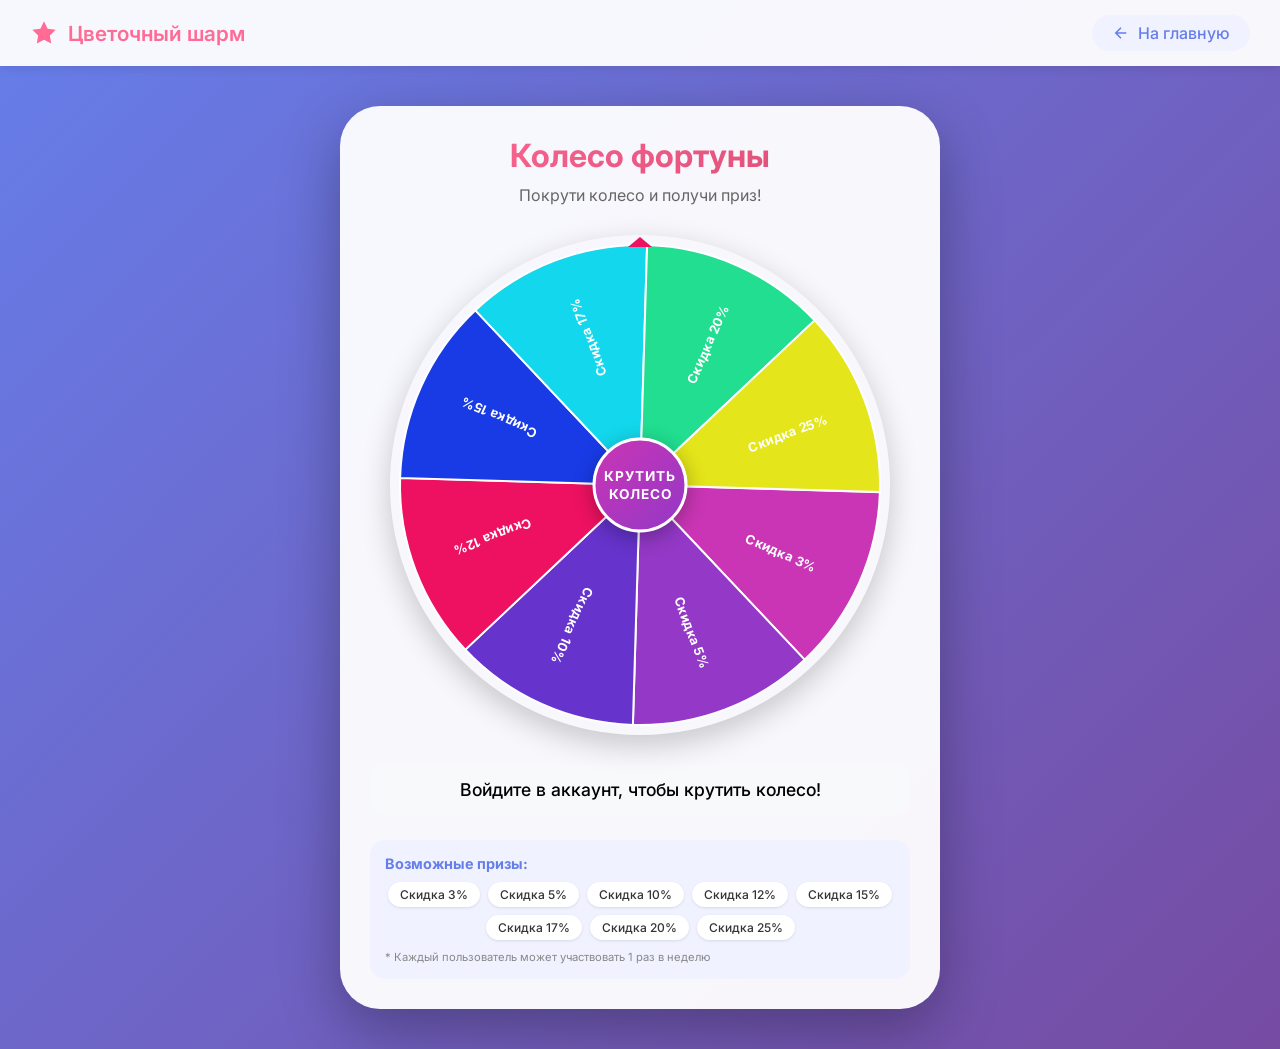
<file: wheel/wheel.html>
<!DOCTYPE html>
<html lang="ru">
<head>
    <meta charset="UTF-8">
    <link rel="icon" type="image/png" href="https://cdn-icons-png.flaticon.com/128/2560/2560789.png">
    <meta name="viewport" content="width=device-width, initial-scale=1.0, maximum-scale=1.0, user-scalable=no">
    <title>Колесо фортуны - Акции и скидки | Цветочный шарм</title>
    <link href="https://fonts.googleapis.com/css2?family=Inter:wght@300;400;500;600;700&display=swap" rel="stylesheet">
    <link rel="stylesheet" href="wheel.css">
</head>
<body>
    <header class="wheel-header">
        <a href="../index.html" class="logo">
            <svg viewBox="0 0 24 24" fill="none" xmlns="http://www.w3.org/2000/svg">
                <path d="M12 2l3.09 6.26L22 9.27l-5 4.87 1.18 6.88L12 17.77l-6.18 3.25L7 14.14 2 9.27l6.91-1.01L12 2z" fill="currentColor"/>
            </svg>
            <span>Цветочный шарм</span>
        </a>
        <a href="../index.html" class="back-btn">
            <svg width="18" height="18" viewBox="0 0 24 24" fill="none" stroke="currentColor" stroke-width="2">
                <path d="M19 12H5M12 19l-7-7 7-7"/>
            </svg>
            <span>На главную</span>
        </a>
    </header>

    <div class="wheel-container">
        <div class="wheel-card">
            <h1>Колесо фортуны</h1>
            <p class="subtitle">Покрути колесо и получи приз!</p>
            
            <div class="wheel-wrapper">
                <canvas id="wheelCanvas" width="500" height="500"></canvas>
                <button class="spin-btn-center" id="spinBtn">КРУТИТЬ<br>КОЛЕСО</button>
            </div>
            
            <div class="result" id="result">
                Нажми на кнопку, чтобы начать!
            </div>
            
            <div class="prizes-info">
                <h3>Возможные призы:</h3>
                <div class="prizes-list" id="prizesList"></div>
                <p style="font-size: 0.7rem; margin-top: 10px; color: #888;">* Каждый пользователь может участвовать 1 раз в неделю</p>
            </div>
        </div>
    </div>

    <script src="wheel.js"></script>
</body>
</html>
</file>
<file: wheel/wheel.css>
* {
    margin: 0;
    padding: 0;
    box-sizing: border-box;
}

body {
    font-family: 'Inter', sans-serif;
    background: linear-gradient(135deg, #667eea 0%, #764ba2 100%);
    min-height: 100vh;
}

/* Шапка */
.wheel-header {
    background: rgba(255, 255, 255, 0.95);
    padding: 15px 30px;
    display: flex;
    justify-content: space-between;
    align-items: center;
    box-shadow: 0 2px 10px rgba(0,0,0,0.1);
    position: sticky;
    top: 0;
    z-index: 100;
}

.logo {
    display: flex;
    align-items: center;
    gap: 10px;
    font-size: 1.3rem;
    font-weight: 600;
    color: #ff6b95;
    text-decoration: none;
}

.logo svg {
    width: 28px;
    height: 28px;
}

.back-btn {
    display: flex;
    align-items: center;
    gap: 8px;
    background: #f0f2ff;
    color: #667eea;
    padding: 8px 20px;
    border-radius: 30px;
    text-decoration: none;
    font-weight: 500;
    transition: all 0.3s;
}

.back-btn:hover {
    background: #667eea;
    color: white;
    transform: translateX(-3px);
}

/* Контейнер для колеса */
.wheel-container {
    display: flex;
    justify-content: center;
    align-items: center;
    min-height: calc(100vh - 80px);
    padding: 40px 20px;
}

.wheel-card {
    background: rgba(255, 255, 255, 0.95);
    border-radius: 40px;
    padding: 30px;
    box-shadow: 0 20px 60px rgba(0, 0, 0, 0.3);
    text-align: center;
    max-width: 600px;
    width: 100%;
}

/* Контейнер для колеса с относительным позиционированием */
.wheel-wrapper {
    position: relative;
    display: inline-block;
    margin: 0 auto;
}

h1 {
    font-size: 2rem;
    margin-bottom: 10px;
    background: linear-gradient(135deg, #ff6b95, #d84a73);
    -webkit-background-clip: text;
    -webkit-text-fill-color: transparent;
    background-clip: text;
}

.subtitle {
    color: #666;
    margin-bottom: 30px;
}

/* Canvas для колеса */
canvas {
    display: block;
    margin: 0 auto;
    border-radius: 50%;
    box-shadow: 0 10px 30px rgba(0, 0, 0, 0.2);
    transition: transform 0.3s;
}

canvas:hover {
    transform: scale(1.02);
}

/* Кнопка в центре колеса */
.spin-btn-center {
    position: absolute;
    top: 50%;
    left: 50%;
    transform: translate(-50%, -50%);
    width: 95px;
    height: 95px;
    border-radius: 50%;
    background: linear-gradient(135deg, #ca35b5, #9438c7);
    color: white;
    border: 3px solid white;
    font-size: 0.85rem;
    font-weight: 700;
    cursor: pointer;
    box-shadow: 0 5px 20px rgba(0,0,0,0.3);
    transition: all 0.3s;
    z-index: 10;
    font-family: 'Inter', sans-serif;
    text-transform: uppercase;
    letter-spacing: 1px;
    line-height: 1.3;
}

.spin-btn-center:hover {
    transform: translate(-50%, -50%) scale(1.05);
    background: linear-gradient(135deg, #ee1162, #ca35b5);
    box-shadow: 0 8px 25px rgba(0,0,0,0.4);
}

.spin-btn-center:disabled {
    opacity: 0.5;
    transform: translate(-50%, -50%);
    cursor: not-allowed;
}

/* Скрываем старую кнопку */
.spin-btn {
    display: none !important;
}

/* Результат */
.result {
    margin-top: 25px;
    padding: 15px;
    background: #f8f9fa;
    border-radius: 15px;
    font-size: 1.1rem;
    font-weight: 500;
    transition: all 0.3s;
}

.result.success {
    background: #d4edda;
    color: #155724;
    border: 1px solid #c3e6cb;
}

.result.info {
    background: #d1ecf1;
    color: #0c5460;
}

.result.warning {
    background: #fff3cd;
    color: #856404;
}

/* Информация об акциях */
.prizes-info {
    margin-top: 25px;
    padding: 15px;
    background: #f0f2ff;
    border-radius: 15px;
    text-align: left;
}

.prizes-info h3 {
    margin-bottom: 10px;
    font-size: 0.9rem;
    color: #667eea;
}

.prizes-list {
    display: flex;
    flex-wrap: wrap;
    gap: 8px;
    justify-content: center;
}

.prize-badge {
    background: white;
    padding: 5px 12px;
    border-radius: 20px;
    font-size: 0.75rem;
    font-weight: 500;
    color: #333;
    box-shadow: 0 1px 3px rgba(0,0,0,0.1);
}

/* Анимация */
@keyframes pulse {
    0% { transform: scale(1); }
    50% { transform: scale(1.02); }
    100% { transform: scale(1); }
}

.pulse {
    animation: pulse 0.5s ease;
}

/* Кнопка входа для неавторизованных */
.login-redirect-btn {
    background: linear-gradient(135deg, #ff6b95, #d84a73);
    color: white;
    border: none;
    padding: 10px 25px;
    font-size: 1rem;
    font-weight: 600;
    border-radius: 30px;
    cursor: pointer;
    margin-top: 10px;
    transition: all 0.3s;
}

.login-redirect-btn:hover {
    transform: translateY(-2px);
    box-shadow: 0 5px 15px rgba(216, 74, 115, 0.3);
}

/* Мобильная адаптация */
@media (max-width: 550px) {
    .wheel-card {
        padding: 20px;
    }
    canvas {
        width: 280px;
        height: 280px;
    }
    h1 {
        font-size: 1.5rem;
    }
    .spin-btn-center {
        width: 70px;
        height: 70px;
        font-size: 0.7rem;
    }
    .wheel-header {
        padding: 12px 20px;
    }
    .logo span {
        font-size: 1rem;
    }
    .back-btn span {
        display: none;
    }
}
</file>
